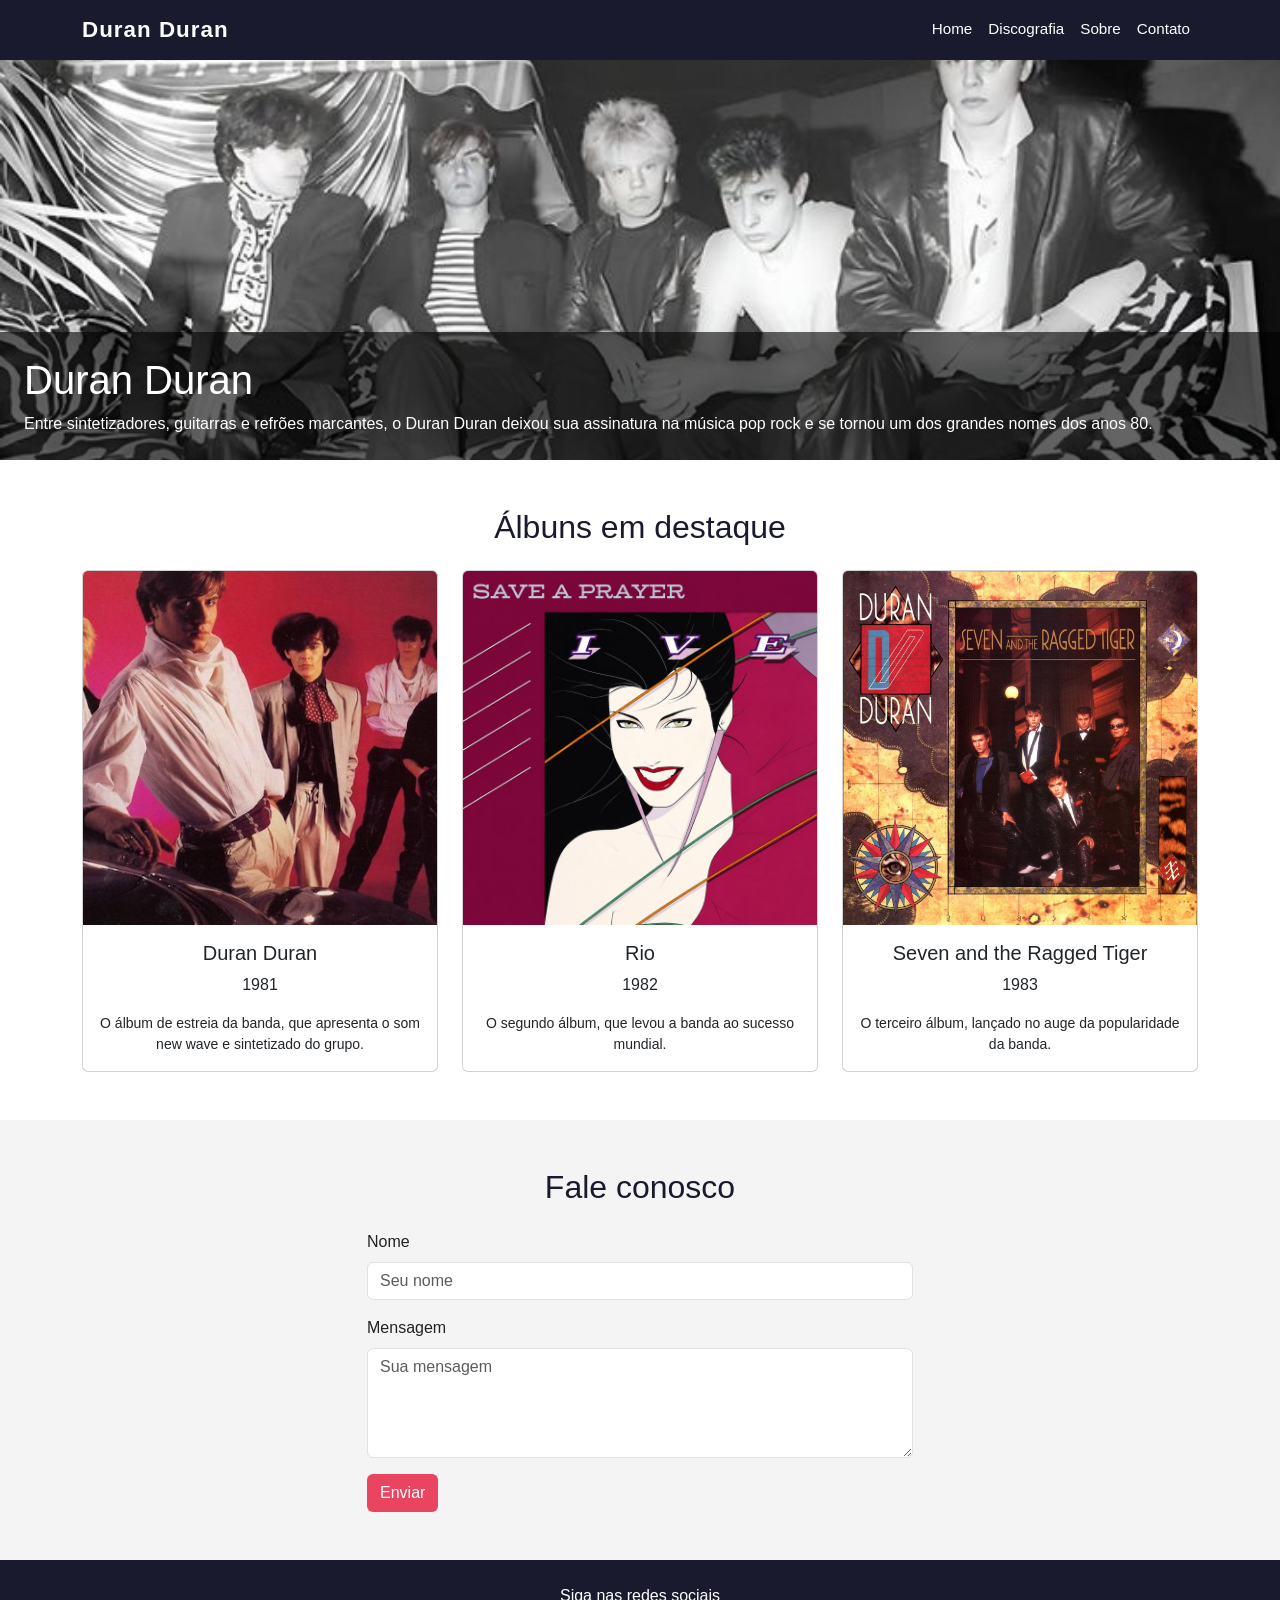
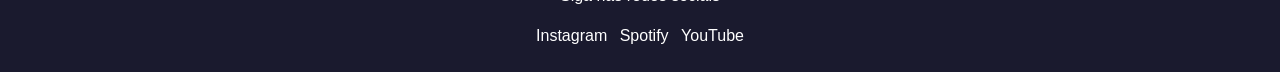
<file: index.html>
<!DOCTYPE html>
<html lang="pt-br">
<head>
  <meta charset="UTF-8">
  <meta name="viewport" content="width=device-width, initial-scale=1.0">
  <title>Duran Duran - Discografia</title>
  <link href="https://cdn.jsdelivr.net/npm/bootstrap@5.3.3/dist/css/bootstrap.min.css" rel="stylesheet">
  <link rel="stylesheet" href="styles.css">
</head>
<body>

  <header class="topo-pagina">
    <nav class="navbar navbar-expand-lg navbar-dark">
      <div class="container">
        <a class="navbar-brand brand" href="#home">Duran Duran</a>
        <button class="navbar-toggler" type="button" data-bs-toggle="collapse" data-bs-target="#menuNav"
          aria-controls="menuNav" aria-expanded="false" aria-label="Alternar navegação">
          <span class="navbar-toggler-icon"></span>
        </button>
        <div class="collapse navbar-collapse" id="menuNav">
          <ul class="navbar-nav ms-auto">
            <li class="nav-item"><a class="nav-link" href="#home">Home</a></li>
            <li class="nav-item"><a class="nav-link" href="#discografia">Discografia</a></li>
            <li class="nav-item"><a class="nav-link" href="#sobre">Sobre</a></li>
            <li class="nav-item"><a class="nav-link" href="#contato">Contato</a></li>
          </ul>
        </div>
      </div>
    </nav>
  </header>

  <main class="conteudo-principal">

    <section class="hero-banner position-relative" id="home">
      <img src="duran-duran.jpg" class="w-100" alt="Banner Duran Duran">
      <div class="txt-intro position-absolute bottom-0 start-0 w-100 p-4">
        <h1>Duran Duran</h1>
        <p class="mb-0">Entre sintetizadores, guitarras e refrões marcantes, o Duran Duran deixou sua assinatura na música pop rock e se tornou um dos grandes nomes dos anos 80.</p>
      </div>
    </section>

    <section class="secao-discos py-5" id="discografia">
      <div class="container">
        <h2 class="text-center mb-4">Álbuns em destaque</h2>
        <!-- Os cards são criados pelo JavaScript (app.js) -->
        <div class="row g-4" id="lista-albuns"></div>
      </div>
    </section>

    <section class="form-contato py-5" id="contato">
      <div class="container">
        <h2 class="text-center mb-4">Fale conosco</h2>
        <div class="row justify-content-center">
          <div class="col-md-6">
            <form class="box-form">
              <div class="mb-3">
                <label for="nome" class="form-label">Nome</label>
                <input type="text" class="form-control" id="nome" name="nome" placeholder="Seu nome">
              </div>
              <div class="mb-3">
                <label for="mensagem" class="form-label">Mensagem</label>
                <textarea class="form-control" id="mensagem" name="mensagem" rows="4" placeholder="Sua mensagem"></textarea>
              </div>
              <button type="submit" class="btn btn-enviar">Enviar</button>
            </form>
          </div>
        </div>
      </div>
    </section>

  </main>

  <footer class="rodape text-center py-4">
    <p>Siga nas redes sociais</p>
    <ul class="links-sociais list-inline mb-0">
      <li class="list-inline-item"><a href="https://www.instagram.com/duranduran" target="_blank" rel="noopener noreferrer">Instagram</a></li>
      <li class="list-inline-item"><a href="https://open.spotify.com/intl-pt/artist/0lZoBs4Pzo7R89JM9lxwoT?si=_wm3N8J0RGqE35cmJasmbA" target="_blank" rel="noopener noreferrer">Spotify</a></li>
      <li class="list-inline-item"><a href="https://www.youtube.com/@duranduran" target="_blank" rel="noopener noreferrer">YouTube</a></li>
    </ul>
  </footer>

<script src="https://cdn.jsdelivr.net/npm/bootstrap@5.3.3/dist/js/bootstrap.bundle.min.js"></script>
<script src="app.js"></script>
</body>
</html>
</file>
<file: styles.css>
* {
  margin: 0;
  padding: 0;
  box-sizing: border-box;
}

body {
  font-family: Arial, Helvetica, sans-serif;
  color: #222;
  line-height: 1.5;
}

/* Cores do tema Duran Duran */
:root {
  --cor-fundo-escuro: #1a1a2e;
  --cor-destaque: #e94560;
}

/* Header */
.topo-pagina {
  background-color: var(--cor-fundo-escuro);
  position: sticky;
  top: 0;
  z-index: 1000;
}

.topo-pagina .brand {
  font-size: 1.4rem;
  font-weight: bold;
  letter-spacing: 1px;
  color: #fff;
}

.topo-pagina .nav-link {
  color: #fff;
  font-size: 0.95rem;
}

.topo-pagina .nav-link:hover {
  color: var(--cor-destaque);
}

/* Banner */
.hero-banner img {
  height: 400px;
  object-fit: cover;
}

.hero-banner .txt-intro {
  background-color: rgba(0, 0, 0, 0.6);
  color: #fff;
}

.hero-banner .txt-intro h1 {
  margin-bottom: 8px;
}

/* Álbuns */
.secao-discos h2 {
  color: var(--cor-fundo-escuro);
}

.item-album img {
  aspect-ratio: 1 / 1;
  object-fit: cover;
}

/* Links dentro dos cards (imagem e título) */
.item-album a {
  color: inherit;
  text-decoration: none;
}

.item-album a:hover {
  color: var(--cor-destaque);
}

.item-album {
  transition: transform 0.2s;
}

.item-album:hover {
  transform: translateY(-4px);
}

/* Contato */
.form-contato {
  background-color: #f4f4f4;
}

.form-contato h2 {
  color: var(--cor-fundo-escuro);
}

.btn-enviar {
  background-color: var(--cor-destaque);
  color: #fff;
}

.btn-enviar:hover {
  background-color: #c73650;
  color: #fff;
}

/* Footer */
.rodape {
  background-color: var(--cor-fundo-escuro);
  color: #fff;
}

.rodape a {
  color: #fff;
  text-decoration: none;
}

.rodape a:hover {
  color: var(--cor-destaque);
}


   detalhes/
.link-voltar {
  color: var(--cor-fundo-escuro);
  text-decoration: none;
  font-weight: bold;
}

.link-voltar:hover {
  color: var(--cor-destaque);
}

.detalhe-capa {
  width: 100%;
  height: 100%;
  object-fit: cover;
}

.detalhe-principal,
.detalhe-extra {
  overflow: hidden;
}

/* Página de detalhes */
.link-voltar {
  color: var(--cor-fundo-escuro);
  text-decoration: none;
  font-weight: bold;
}

.link-voltar:hover {
  color: var(--cor-destaque);
}

.detalhe-capa {
  width: 100%;
  height: 100%;
  object-fit: cover;
}

.detalhe-principal,
.detalhe-extra {
  overflow: hidden;
}

.link-voltar:hover {
  color: var(--cor-destaque);
  text-decoration: none;
}
</file>
